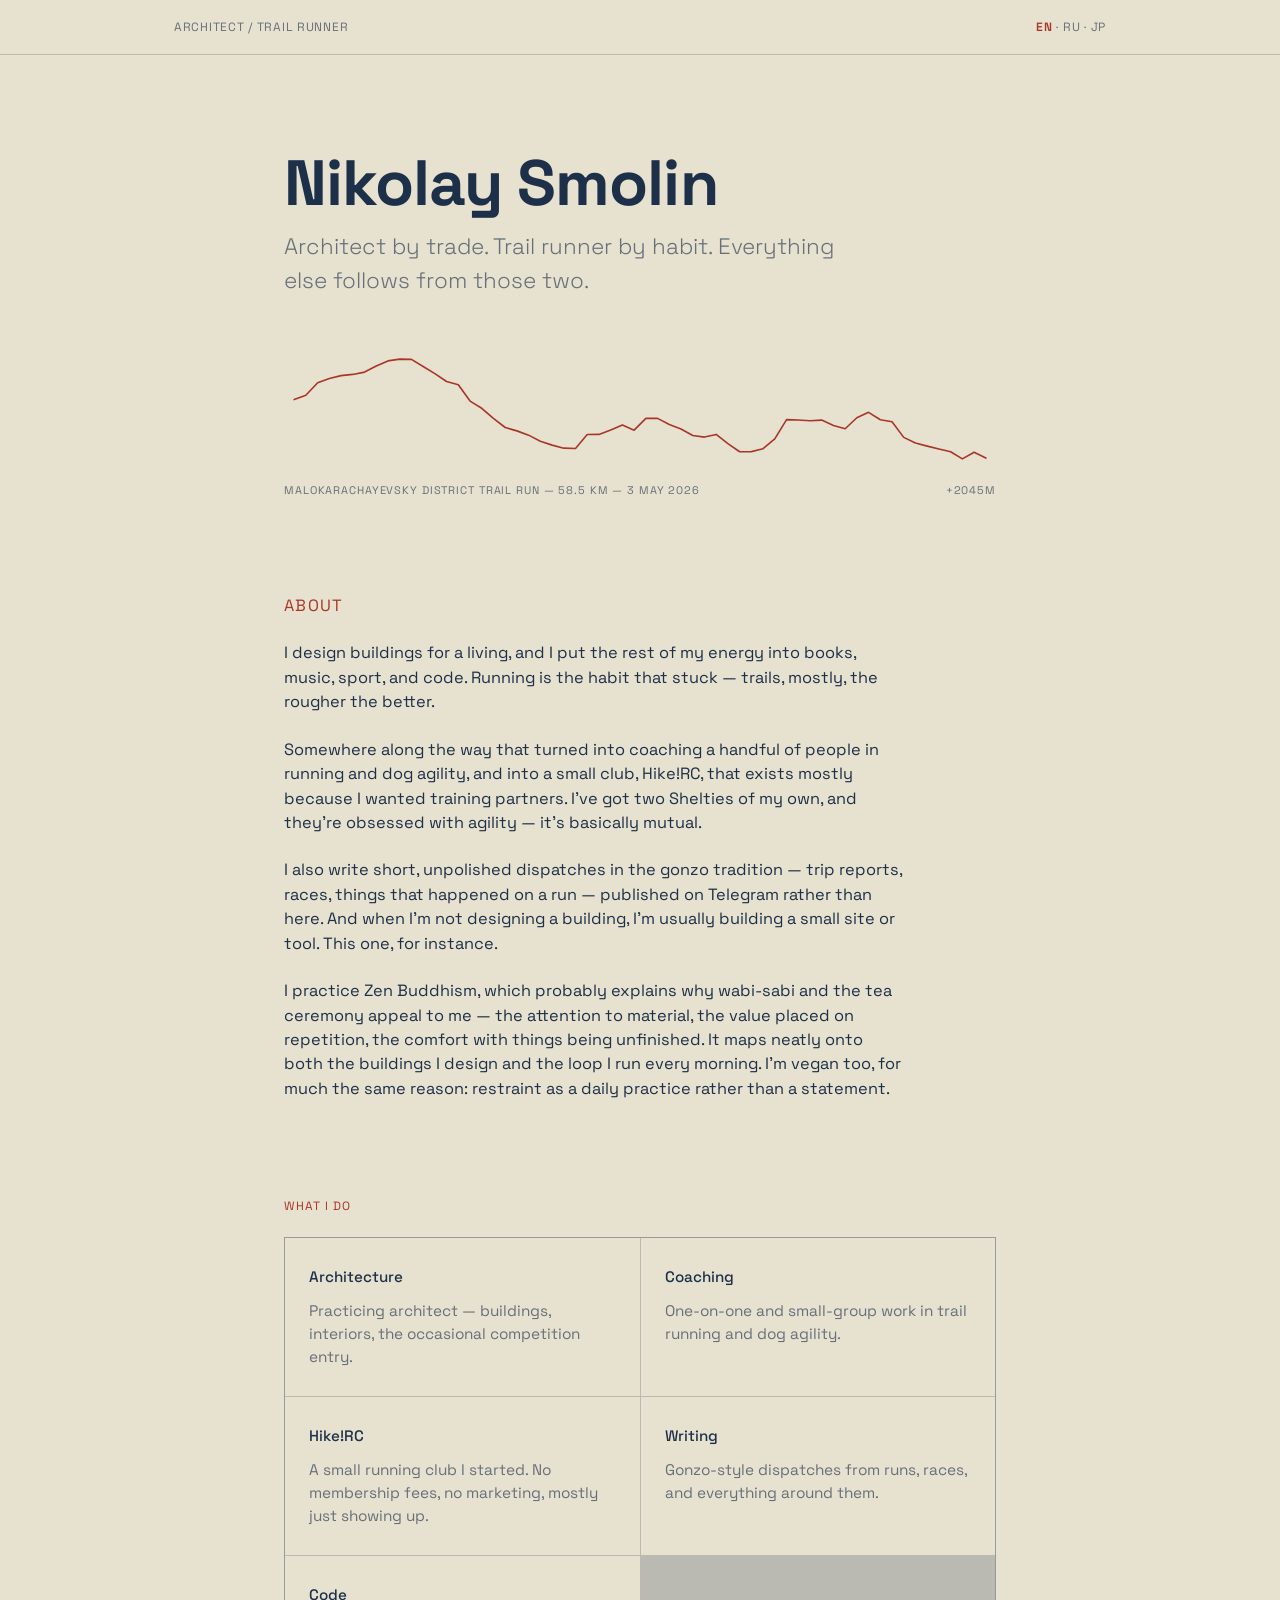
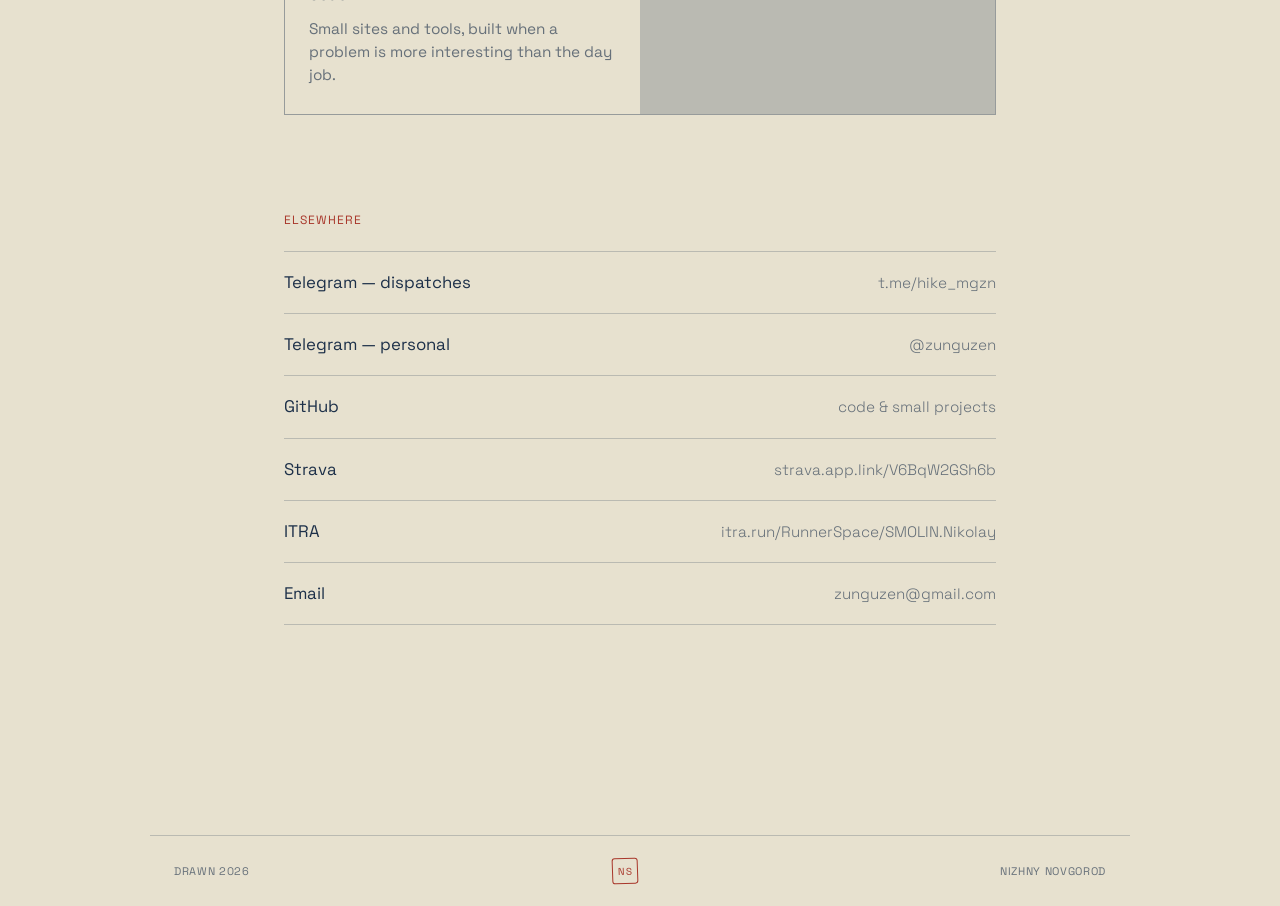
<file: index.html>
<!DOCTYPE html>
<html lang="en">
<head>
<meta charset="UTF-8">
<meta name="viewport" content="width=device-width, initial-scale=1.0">
<title>Nikolay Smolin</title>
<meta name="description" content="Nikolay Smolin — architect, trail runner, coach, and writer.">
<link rel="preconnect" href="https://fonts.googleapis.com">
<link rel="preconnect" href="https://fonts.gstatic.com" crossorigin>
<link href="https://fonts.googleapis.com/css2?family=Space+Grotesk:wght@300;400;500;600;700&display=swap" rel="stylesheet">
<link rel="stylesheet" href="style.css">
</head>
<body>

<header class="titleblock">
  <div class="titleblock-inner">
    <span>ARCHITECT / TRAIL RUNNER</span>
    <span class="langs"><strong>EN</strong> · <a href="ru.html">RU</a> · <a href="ja.html">JP</a></span>
  </div>
</header>

<main>
  <div class="hero">
    <h1>Nikolay&nbsp;Smolin</h1>
    <p class="role">Architect by trade. Trail runner by habit. Everything else follows from those two.</p>
  </div>

  <div class="profile" aria-hidden="true">
    <svg viewBox="0 0 700 120" preserveAspectRatio="none">
      <path class="route" d="M10.0,49.7 L21.5,45.5 L33.1,33.2 L44.6,29.0 L56.1,26.2 L67.6,25.0 L79.2,22.7 L90.7,16.7 L102.2,11.7 L113.7,10.0 L125.3,10.2 L136.8,17.2 L148.3,24.2 L159.8,32.0 L171.4,35.1 L182.9,51.2 L194.4,58.3 L205.9,68.2 L217.5,77.2 L229.0,80.5 L240.5,84.7 L252.0,90.7 L263.6,94.5 L275.1,97.5 L286.6,97.8 L298.1,84.1 L309.7,84.0 L321.2,79.7 L332.7,74.7 L344.2,79.8 L355.8,68.2 L367.3,68.2 L378.8,74.3 L390.3,78.6 L401.9,85.1 L413.4,86.6 L424.9,84.0 L436.4,93.0 L448.0,101.0 L459.5,100.9 L471.0,98.0 L482.5,88.3 L494.1,69.4 L505.6,69.8 L517.1,70.6 L528.6,69.9 L540.2,75.2 L551.7,78.4 L563.2,67.6 L574.7,62.3 L586.3,69.6 L597.8,71.5 L609.3,86.9 L620.8,92.5 L632.4,95.5 L643.9,98.3 L655.4,101.0 L666.9,108.0 L678.5,101.5 L690.0,107.2"
            fill="none" stroke="var(--rust)" stroke-width="1.6" stroke-linecap="round" stroke-linejoin="round"/>
    </svg>
  </div>
  <div class="profile-caption">
    <span>MALOKARACHAYEVSKY DISTRICT TRAIL RUN — 58.5 KM — 3 MAY 2026</span>
    <span>+2045M</span>
  </div>

  <section class="about">
    <p class="label">ABOUT</p>
    <p>I design buildings for a living, and I put the rest of my energy into books, music, sport, and code. Running is the habit that stuck — trails, mostly, the rougher the better.</p>
    <p>Somewhere along the way that turned into coaching a handful of people in running and dog agility, and into a small club, Hike!RC, that exists mostly because I wanted training partners. I've got two Shelties of my own, and they're obsessed with agility — it's basically mutual.</p>
    <p>I also write short, unpolished dispatches in the gonzo tradition — trip reports, races, things that happened on a run — published on Telegram rather than here. And when I'm not designing a building, I'm usually building a small site or tool. This one, for instance.</p>
    <p>I practice Zen Buddhism, which probably explains why wabi-sabi and the tea ceremony appeal to me — the attention to material, the value placed on repetition, the comfort with things being unfinished. It maps neatly onto both the buildings I design and the loop I run every morning. I'm vegan too, for much the same reason: restraint as a daily practice rather than a statement.</p>
  </section>

  <section class="what">
    <p class="label">WHAT I DO</p>
    <div class="grid">
      <div class="grid-item">
        <h3>Architecture</h3>
        <p>Practicing architect — buildings, interiors, the occasional competition entry.</p>
      </div>
      <div class="grid-item">
        <h3>Coaching</h3>
        <p>One-on-one and small-group work in trail running and dog agility.</p>
      </div>
      <div class="grid-item">
        <h3>Hike!RC</h3>
        <p>A small running club I started. No membership fees, no marketing, mostly just showing up.</p>
      </div>
      <div class="grid-item">
        <h3>Writing</h3>
        <p>Gonzo-style dispatches from runs, races, and everything around them.</p>
      </div>
      <div class="grid-item">
        <h3>Code</h3>
        <p>Small sites and tools, built when a problem is more interesting than the day job.</p>
      </div>
    </div>
  </section>

  <section class="elsewhere">
    <p class="label">ELSEWHERE</p>
    <div class="links">
      <a href="https://t.me/hike_mgzn" target="_blank" rel="noopener">
        <span>Telegram — dispatches</span>
        <span class="desc">t.me/hike_mgzn</span>
      </a>
      <a href="https://t.me/zunguzen" target="_blank" rel="noopener">
        <span>Telegram — personal</span>
        <span class="desc">@zunguzen</span>
      </a>
      <a href="https://github.com/zunguzen" target="_blank" rel="noopener">
        <span>GitHub</span>
        <span class="desc">code &amp; small projects</span>
      </a>
      <a href="https://strava.app.link/V6BqW2GSh6b" target="_blank" rel="noopener">
        <span>Strava</span>
        <span class="desc">strava.app.link/V6BqW2GSh6b</span>
      </a>
      <a href="https://itra.run/RunnerSpace/SMOLIN.Nikolay/7432931" target="_blank" rel="noopener">
        <span>ITRA</span>
        <span class="desc">itra.run/RunnerSpace/SMOLIN.Nikolay</span>
      </a>
      <a href="mailto:zunguzen@gmail.com">
        <span>Email</span>
        <span class="desc">zunguzen@gmail.com</span>
      </a>
    </div>
  </section>
</main>

<footer>
  <span>DRAWN 2026</span>
  <span class="seal" aria-hidden="true">NS</span>
  <span>NIZHNY NOVGOROD</span>
</footer>

</body>
</html>
</file>
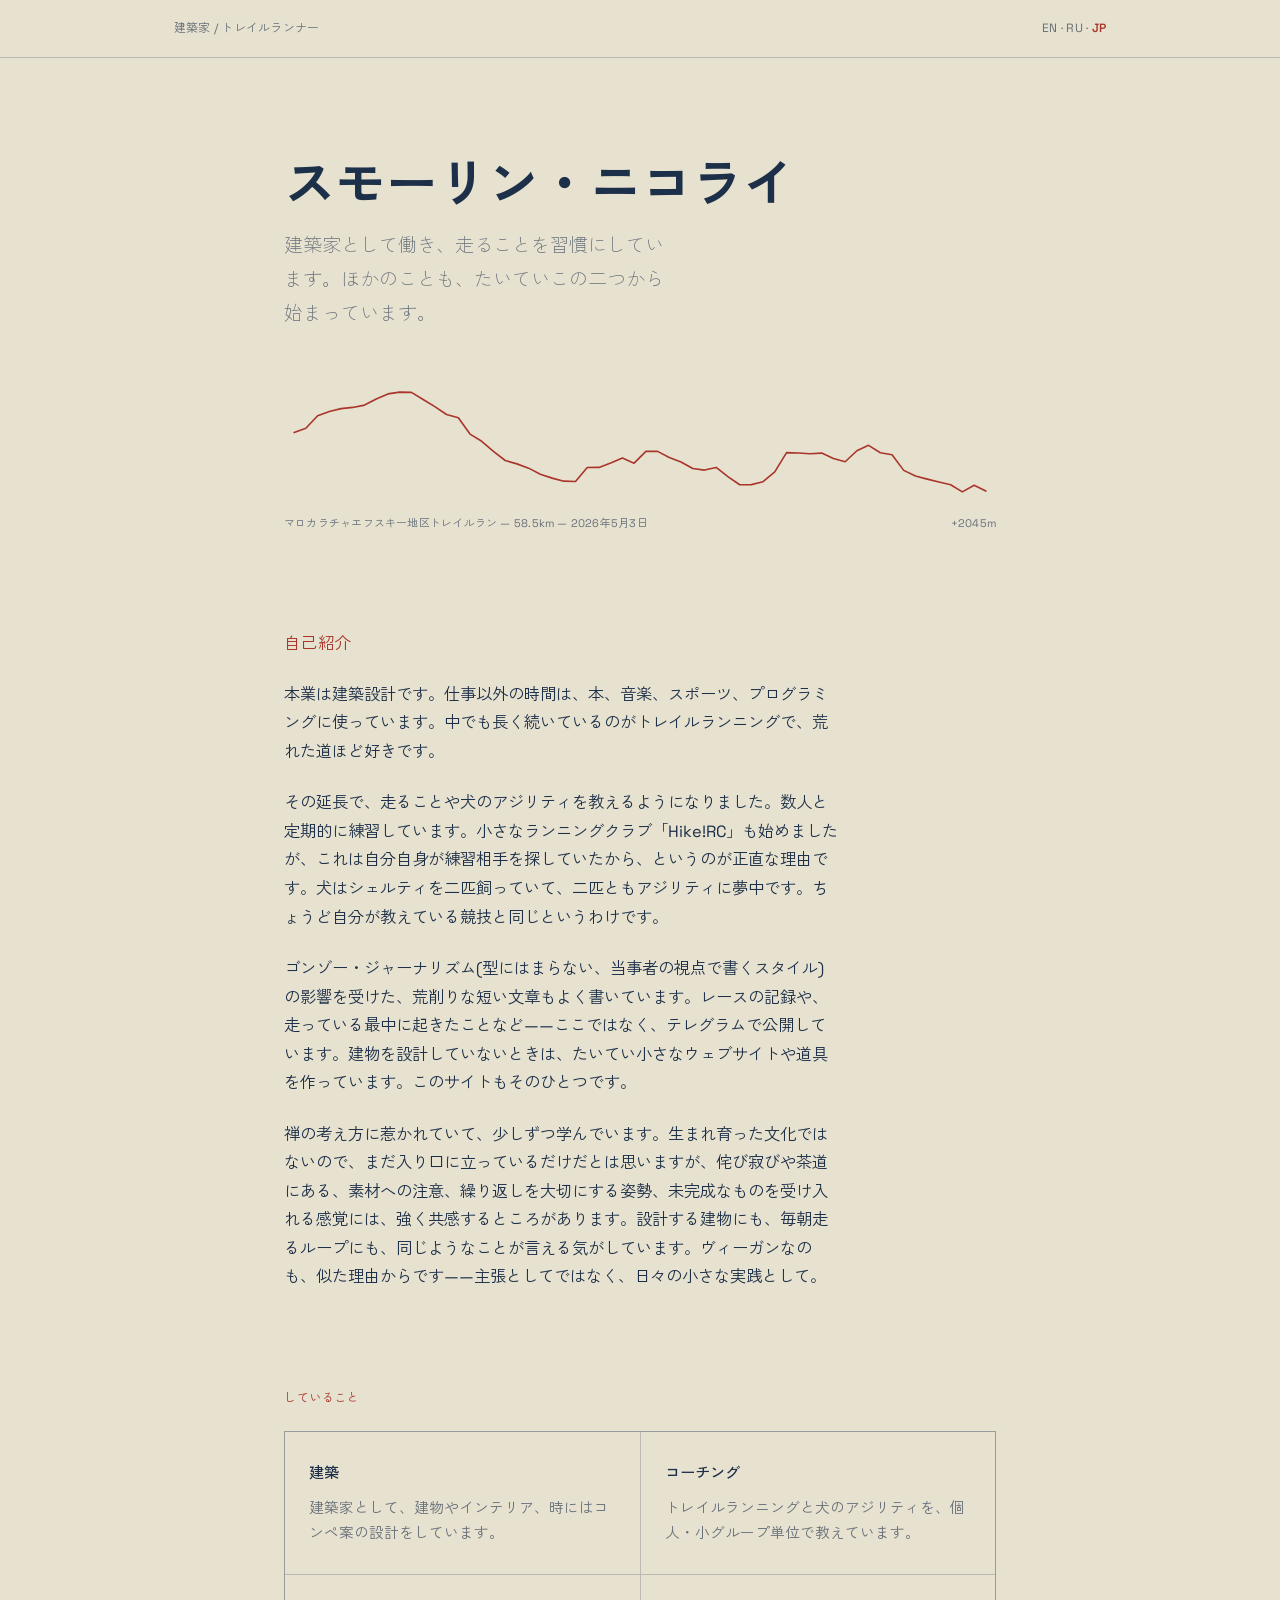
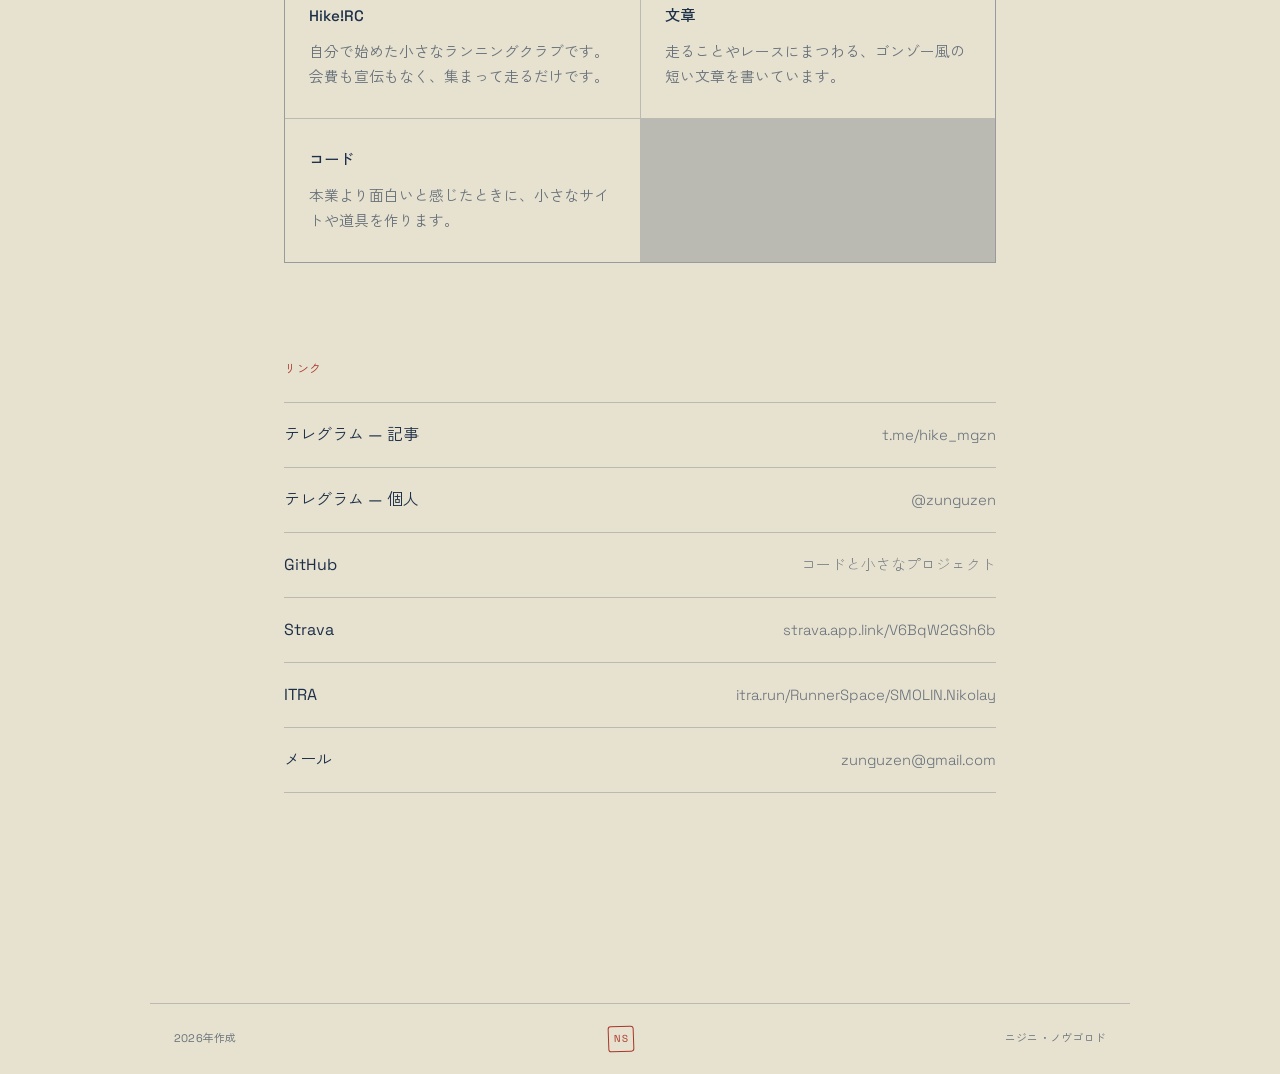
<file: ja.html>
<!DOCTYPE html>
<html lang="ja">
<head>
<meta charset="UTF-8">
<meta name="viewport" content="width=device-width, initial-scale=1.0">
<title>スモーリン・ニコライ</title>
<meta name="description" content="スモーリン・ニコライ — 建築家、トレイルランナー、コーチ、そして文章を書く人。">
<link rel="preconnect" href="https://fonts.googleapis.com">
<link rel="preconnect" href="https://fonts.gstatic.com" crossorigin>
<link href="https://fonts.googleapis.com/css2?family=Space+Grotesk:wght@300;400;500;600;700&family=Zen+Kaku+Gothic+New:wght@300;400;500;700&display=swap" rel="stylesheet">
<link rel="stylesheet" href="style.css">
</head>
<body>

<header class="titleblock">
  <div class="titleblock-inner">
    <span>建築家 / トレイルランナー</span>
    <span class="langs"><a href="index.html">EN</a> · <a href="ru.html">RU</a> · <strong>JP</strong></span>
  </div>
</header>

<main>
  <div class="hero">
    <h1>スモーリン・ニコライ</h1>
    <p class="role">建築家として働き、走ることを習慣にしています。ほかのことも、たいていこの二つから始まっています。</p>
  </div>

  <div class="profile" aria-hidden="true">
    <svg viewBox="0 0 700 120" preserveAspectRatio="none">
      <path class="route" d="M10.0,49.7 L21.5,45.5 L33.1,33.2 L44.6,29.0 L56.1,26.2 L67.6,25.0 L79.2,22.7 L90.7,16.7 L102.2,11.7 L113.7,10.0 L125.3,10.2 L136.8,17.2 L148.3,24.2 L159.8,32.0 L171.4,35.1 L182.9,51.2 L194.4,58.3 L205.9,68.2 L217.5,77.2 L229.0,80.5 L240.5,84.7 L252.0,90.7 L263.6,94.5 L275.1,97.5 L286.6,97.8 L298.1,84.1 L309.7,84.0 L321.2,79.7 L332.7,74.7 L344.2,79.8 L355.8,68.2 L367.3,68.2 L378.8,74.3 L390.3,78.6 L401.9,85.1 L413.4,86.6 L424.9,84.0 L436.4,93.0 L448.0,101.0 L459.5,100.9 L471.0,98.0 L482.5,88.3 L494.1,69.4 L505.6,69.8 L517.1,70.6 L528.6,69.9 L540.2,75.2 L551.7,78.4 L563.2,67.6 L574.7,62.3 L586.3,69.6 L597.8,71.5 L609.3,86.9 L620.8,92.5 L632.4,95.5 L643.9,98.3 L655.4,101.0 L666.9,108.0 L678.5,101.5 L690.0,107.2"
            fill="none" stroke="var(--rust)" stroke-width="1.6" stroke-linecap="round" stroke-linejoin="round"/>
    </svg>
  </div>
  <div class="profile-caption">
    <span>マロカラチャエフスキー地区トレイルラン — 58.5km — 2026年5月3日</span>
    <span>+2045m</span>
  </div>

  <section class="about">
    <p class="label">自己紹介</p>
    <p>本業は建築設計です。仕事以外の時間は、本、音楽、スポーツ、プログラミングに使っています。中でも長く続いているのがトレイルランニングで、荒れた道ほど好きです。</p>
    <p>その延長で、走ることや犬のアジリティを教えるようになりました。数人と定期的に練習しています。小さなランニングクラブ「Hike!RC」も始めましたが、これは自分自身が練習相手を探していたから、というのが正直な理由です。犬はシェルティを二匹飼っていて、二匹ともアジリティに夢中です。ちょうど自分が教えている競技と同じというわけです。</p>
    <p>ゴンゾー・ジャーナリズム(型にはまらない、当事者の視点で書くスタイル)の影響を受けた、荒削りな短い文章もよく書いています。レースの記録や、走っている最中に起きたことなど――ここではなく、テレグラムで公開しています。建物を設計していないときは、たいてい小さなウェブサイトや道具を作っています。このサイトもそのひとつです。</p>
    <p>禅の考え方に惹かれていて、少しずつ学んでいます。生まれ育った文化ではないので、まだ入り口に立っているだけだとは思いますが、侘び寂びや茶道にある、素材への注意、繰り返しを大切にする姿勢、未完成なものを受け入れる感覚には、強く共感するところがあります。設計する建物にも、毎朝走るループにも、同じようなことが言える気がしています。ヴィーガンなのも、似た理由からです――主張としてではなく、日々の小さな実践として。</p>
  </section>

  <section class="what">
    <p class="label">していること</p>
    <div class="grid">
      <div class="grid-item">
        <h3>建築</h3>
        <p>建築家として、建物やインテリア、時にはコンペ案の設計をしています。</p>
      </div>
      <div class="grid-item">
        <h3>コーチング</h3>
        <p>トレイルランニングと犬のアジリティを、個人・小グループ単位で教えています。</p>
      </div>
      <div class="grid-item">
        <h3>Hike!RC</h3>
        <p>自分で始めた小さなランニングクラブです。会費も宣伝もなく、集まって走るだけです。</p>
      </div>
      <div class="grid-item">
        <h3>文章</h3>
        <p>走ることやレースにまつわる、ゴンゾー風の短い文章を書いています。</p>
      </div>
      <div class="grid-item">
        <h3>コード</h3>
        <p>本業より面白いと感じたときに、小さなサイトや道具を作ります。</p>
      </div>
    </div>
  </section>

  <section class="elsewhere">
    <p class="label">リンク</p>
    <div class="links">
      <a href="https://t.me/hike_mgzn" target="_blank" rel="noopener">
        <span>テレグラム — 記事</span>
        <span class="desc">t.me/hike_mgzn</span>
      </a>
      <a href="https://t.me/zunguzen" target="_blank" rel="noopener">
        <span>テレグラム — 個人</span>
        <span class="desc">@zunguzen</span>
      </a>
      <a href="https://github.com/zunguzen" target="_blank" rel="noopener">
        <span>GitHub</span>
        <span class="desc">コードと小さなプロジェクト</span>
      </a>
      <a href="https://strava.app.link/V6BqW2GSh6b" target="_blank" rel="noopener">
        <span>Strava</span>
        <span class="desc">strava.app.link/V6BqW2GSh6b</span>
      </a>
      <a href="https://itra.run/RunnerSpace/SMOLIN.Nikolay/7432931" target="_blank" rel="noopener">
        <span>ITRA</span>
        <span class="desc">itra.run/RunnerSpace/SMOLIN.Nikolay</span>
      </a>
      <a href="mailto:zunguzen@gmail.com">
        <span>メール</span>
        <span class="desc">zunguzen@gmail.com</span>
      </a>
    </div>
  </section>
</main>

<footer>
  <span>2026年作成</span>
  <span class="seal" aria-hidden="true">NS</span>
  <span>ニジニ・ノヴゴロド</span>
</footer>

</body>
</html>
</file>
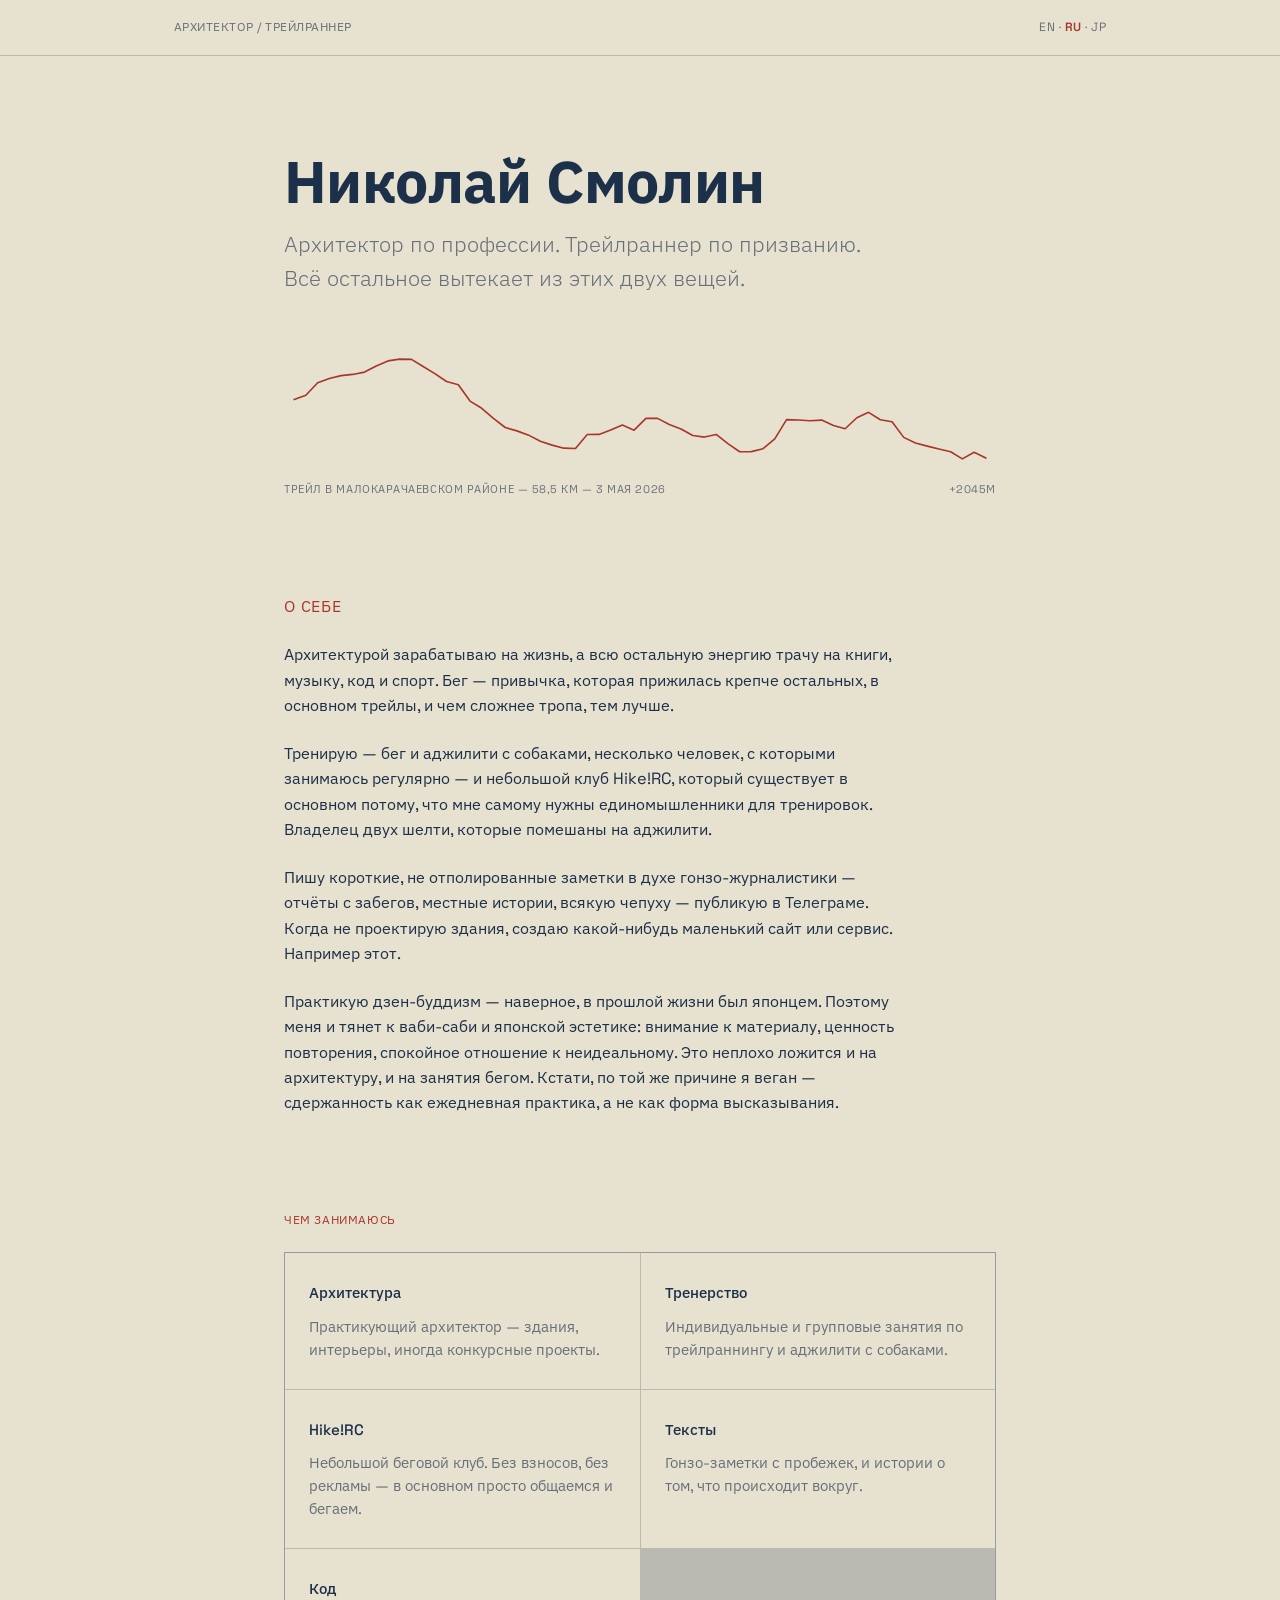
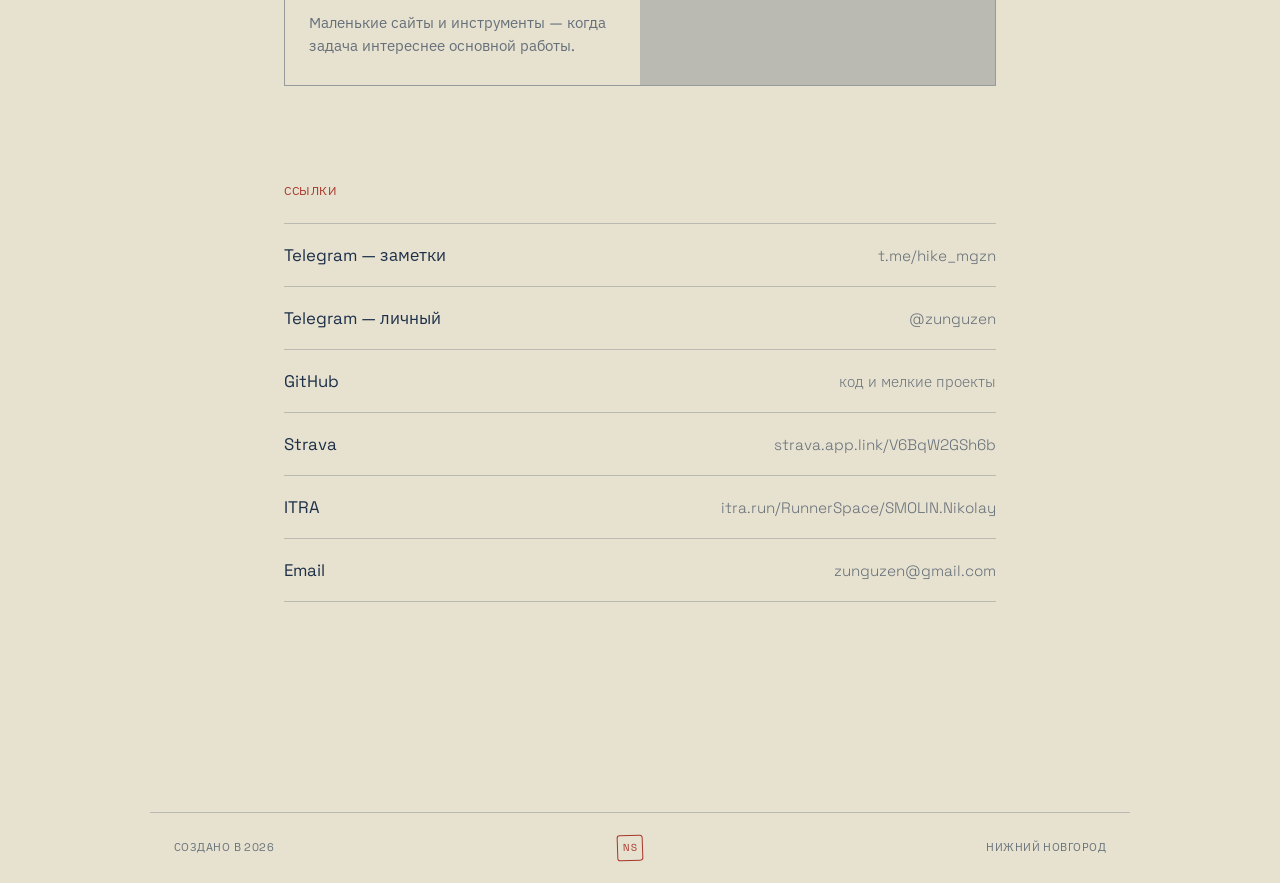
<file: ru.html>
<!DOCTYPE html>
<html lang="ru">
<head>
<meta charset="UTF-8">
<meta name="viewport" content="width=device-width, initial-scale=1.0">
<title>Николай Смолин</title>
<meta name="description" content="Николай Смолин — архитектор, трейлраннер, тренер и автор текстов.">
<link rel="preconnect" href="https://fonts.googleapis.com">
<link rel="preconnect" href="https://fonts.gstatic.com" crossorigin>
<link href="https://fonts.googleapis.com/css2?family=Space+Grotesk:wght@300;400;500;600;700&family=IBM+Plex+Sans:wght@300;400;500;600;700&display=swap" rel="stylesheet">
<link rel="stylesheet" href="style.css">
</head>
<body>

<header class="titleblock">
  <div class="titleblock-inner">
    <span>АРХИТЕКТОР / ТРЕЙЛРАННЕР</span>
    <span class="langs"><a href="index.html">EN</a> · <strong>RU</strong> · <a href="ja.html">JP</a></span>
  </div>
</header>

<main>
  <div class="hero">
    <h1>Николай&nbsp;Смолин</h1>
    <p class="role">Архитектор по профессии. Трейлраннер по призванию. Всё остальное вытекает из этих двух вещей.</p>
  </div>

  <div class="profile" aria-hidden="true">
    <svg viewBox="0 0 700 120" preserveAspectRatio="none">
      <path class="route" d="M10.0,49.7 L21.5,45.5 L33.1,33.2 L44.6,29.0 L56.1,26.2 L67.6,25.0 L79.2,22.7 L90.7,16.7 L102.2,11.7 L113.7,10.0 L125.3,10.2 L136.8,17.2 L148.3,24.2 L159.8,32.0 L171.4,35.1 L182.9,51.2 L194.4,58.3 L205.9,68.2 L217.5,77.2 L229.0,80.5 L240.5,84.7 L252.0,90.7 L263.6,94.5 L275.1,97.5 L286.6,97.8 L298.1,84.1 L309.7,84.0 L321.2,79.7 L332.7,74.7 L344.2,79.8 L355.8,68.2 L367.3,68.2 L378.8,74.3 L390.3,78.6 L401.9,85.1 L413.4,86.6 L424.9,84.0 L436.4,93.0 L448.0,101.0 L459.5,100.9 L471.0,98.0 L482.5,88.3 L494.1,69.4 L505.6,69.8 L517.1,70.6 L528.6,69.9 L540.2,75.2 L551.7,78.4 L563.2,67.6 L574.7,62.3 L586.3,69.6 L597.8,71.5 L609.3,86.9 L620.8,92.5 L632.4,95.5 L643.9,98.3 L655.4,101.0 L666.9,108.0 L678.5,101.5 L690.0,107.2"
            fill="none" stroke="var(--rust)" stroke-width="1.6" stroke-linecap="round" stroke-linejoin="round"/>
    </svg>
  </div>
  <div class="profile-caption">
    <span>ТРЕЙЛ В МАЛОКАРАЧАЕВСКОМ РАЙОНЕ — 58,5 КМ — 3 МАЯ 2026</span>
    <span>+2045М</span>
  </div>

  <section class="about">
    <p class="label">О СЕБЕ</p>
    <p>Архитектурой зарабатываю на жизнь, а всю остальную энергию трачу на книги, музыку, код и спорт. Бег — привычка, которая прижилась крепче остальных, в основном трейлы, и чем сложнее тропа, тем лучше.</p>
    <p>Тренирую — бег и аджилити с собаками, несколько человек, с которыми занимаюсь регулярно — и небольшой клуб Hike!RC, который существует в основном потому, что мне самому нужны единомышленники для тренировок. Владелец двух шелти, которые помешаны на аджилити.</p>
    <p>Пишу короткие, не отполированные заметки в духе гонзо-журналистики — отчёты с забегов, местные истории, всякую чепуху — публикую в Телеграме. Когда не проектирую здания, создаю какой-нибудь маленький сайт или сервис. Например этот.</p>
    <p>Практикую дзен-буддизм — наверное, в прошлой жизни был японцем. Поэтому меня и тянет к ваби-саби и японской эстетике: внимание к материалу, ценность повторения, спокойное отношение к неидеальному. Это неплохо ложится и на архитектуру, и на занятия бегом. Кстати, по той же причине я веган — сдержанность как ежедневная практика, а не как форма высказывания.</p>
  </section>

  <section class="what">
    <p class="label">ЧЕМ ЗАНИМАЮСЬ</p>
    <div class="grid">
      <div class="grid-item">
        <h3>Архитектура</h3>
        <p>Практикующий архитектор — здания, интерьеры, иногда конкурсные проекты.</p>
      </div>
      <div class="grid-item">
        <h3>Тренерство</h3>
        <p>Индивидуальные и групповые занятия по трейлраннингу и аджилити с собаками.</p>
      </div>
      <div class="grid-item">
        <h3>Hike!RC</h3>
        <p>Небольшой беговой клуб. Без взносов, без рекламы — в основном просто общаемся и бегаем.</p>
      </div>
      <div class="grid-item">
        <h3>Тексты</h3>
        <p>Гонзо-заметки с пробежек, и истории о том, что происходит вокруг.</p>
      </div>
      <div class="grid-item">
        <h3>Код</h3>
        <p>Маленькие сайты и инструменты — когда задача интереснее основной работы.</p>
      </div>
    </div>
  </section>

  <section class="elsewhere">
    <p class="label">ССЫЛКИ</p>
    <div class="links">
      <a href="https://t.me/hike_mgzn" target="_blank" rel="noopener">
        <span>Telegram — заметки</span>
        <span class="desc">t.me/hike_mgzn</span>
      </a>
      <a href="https://t.me/zunguzen" target="_blank" rel="noopener">
        <span>Telegram — личный</span>
        <span class="desc">@zunguzen</span>
      </a>
      <a href="https://github.com/zunguzen" target="_blank" rel="noopener">
        <span>GitHub</span>
        <span class="desc">код и мелкие проекты</span>
      </a>
      <a href="https://strava.app.link/V6BqW2GSh6b" target="_blank" rel="noopener">
        <span>Strava</span>
        <span class="desc">strava.app.link/V6BqW2GSh6b</span>
      </a>
      <a href="https://itra.run/RunnerSpace/SMOLIN.Nikolay/7432931" target="_blank" rel="noopener">
        <span>ITRA</span>
        <span class="desc">itra.run/RunnerSpace/SMOLIN.Nikolay</span>
      </a>
      <a href="mailto:zunguzen@gmail.com">
        <span>Email</span>
        <span class="desc">zunguzen@gmail.com</span>
      </a>
    </div>
  </section>
</main>

<footer>
  <span>СОЗДАНО В 2026</span>
  <span class="seal" aria-hidden="true">NS</span>
  <span>НИЖНИЙ НОВГОРОД</span>
</footer>

</body>
</html>
</file>
<file: style.css>
:root{
  --ink: #E7E1CF;
  --ink-2: #DED6BC;
  --chalk: #1D3049;
  --chalk-dim: rgba(29,48,73,0.64);
  --rust: #A8362A;
  --hairline: rgba(29,48,73,0.22);
  --max-w: 760px;

  /* language-tunable values — overridden per html[lang] below */
  --font: 'Space Grotesk', sans-serif;
  --body-lh: 1.5;
  --title-tracking: 0.06em;
  --hero-size: clamp(2.6rem, 7vw, 4rem);
  --hero-tracking: -0.015em;
  --hero-lh: 1.02;
  --role-size: clamp(1.1rem, 2.6vw, 1.4rem);
  --role-maxw: 42ch;
  --caption-tracking: 0.08em;
  --label-tracking: 0.08em;
  --about-maxw: 62ch;
  --links-font-size: 1.05rem;
  --desc-font-size: 0.95rem;
  --grid-p-size: 0.96rem;
  --grid-p-lh: 1.5;
  --footer-tracking: 0.06em;
}

html[lang="ru"]{
  --font: 'Space Grotesk', 'IBM Plex Sans', sans-serif;
  --body-lh: 1.55;
  --title-tracking: 0.04em;
  --hero-size: clamp(2.4rem, 6.5vw, 3.7rem);
  --hero-tracking: -0.01em;
  --hero-lh: 1.05;
  --caption-tracking: 0.05em;
  --label-tracking: 0.05em;
  --footer-tracking: 0.04em;
}

html[lang="ja"]{
  --font: 'Space Grotesk', 'Zen Kaku Gothic New', sans-serif;
  --body-lh: 1.75;
  --title-tracking: 0.02em;
  --hero-size: clamp(2.1rem, 6vw, 3.2rem);
  --hero-tracking: 0;
  --hero-lh: 1.2;
  --role-size: clamp(1.02rem, 2.4vw, 1.2rem);
  --role-maxw: 32ch;
  --caption-tracking: 0.02em;
  --label-tracking: 0.05em;
  --about-maxw: 34em;
  --links-font-size: 1rem;
  --desc-font-size: 0.92rem;
  --grid-p-size: 0.92rem;
  --grid-p-lh: 1.7;
  --footer-tracking: 0.02em;
}

*{ box-sizing: border-box; }
html{ -webkit-text-size-adjust: 100%; }
body{
  margin:0;
  background: var(--ink);
  color: var(--chalk);
  font-family: var(--font);
  line-height: var(--body-lh);
  -webkit-font-smoothing: antialiased;
}

a{ color: var(--chalk); text-decoration: none; border-bottom: 1px solid var(--rust); }
a:hover{ color: var(--rust); }
a:focus-visible, button:focus-visible{
  outline: 2px solid var(--rust);
  outline-offset: 3px;
}

.sheet{
  max-width: 980px;
  margin: 0 auto;
  padding: 0 24px;
}

/* Title block, drafting-sheet convention: identifies the drawing */
header.titleblock{
  border-bottom: 1px solid var(--hairline);
}
.titleblock-inner{
  max-width: 980px;
  margin: 0 auto;
  padding: 18px 24px;
  display:flex;
  justify-content: space-between;
  gap: 16px;
  font-family: var(--font);
  font-size: 12px;
  letter-spacing: var(--title-tracking);
  color: var(--chalk-dim);
}
.titleblock-inner span{ white-space: nowrap; }
.langs a{ border-bottom: none; color: var(--chalk-dim); }
.langs a:hover{ color: var(--rust); }
.langs strong{ color: var(--rust); font-weight: 600; }

main{ padding-top: 96px; padding-bottom: 120px; }

.hero{ max-width: var(--max-w); margin: 0 auto 28px; padding: 0 24px; }
.hero h1{
  font-family: var(--font);
  font-weight: 700;
  font-size: var(--hero-size);
  letter-spacing: var(--hero-tracking);
  margin: 0 0 14px;
  line-height: var(--hero-lh);
}
.hero p.role{
  font-family: var(--font);
  font-weight: 300;
  font-size: var(--role-size);
  color: var(--chalk-dim);
  margin: 0 0 52px;
  max-width: var(--role-maxw);
}

/* elevation profile motif */
.profile{
  max-width: var(--max-w);
  margin: 0 auto 10px;
  padding: 0 24px;
}
.profile svg{ width:100%; height: auto; display:block; }
.profile-caption{
  max-width: var(--max-w);
  margin: 0 auto 96px;
  padding: 0 24px;
  font-family: var(--font);
  font-size: 11px;
  letter-spacing: var(--caption-tracking);
  color: var(--chalk-dim);
  display:flex;
  justify-content: space-between;
}

section{ max-width: var(--max-w); margin: 0 auto; padding: 0 24px; }
section + section{ margin-top: 96px; }

.label{
  font-family: var(--font);
  font-size: 12px;
  letter-spacing: var(--label-tracking);
  color: var(--rust);
  margin: 0 0 22px;
}

.about p{
  font-size: 1.02rem;
  font-weight: 400;
  max-width: var(--about-maxw);
  margin: 0 0 1.4em;
}
.about p:last-child{ margin-bottom: 0; }

.grid{
  display:grid;
  grid-template-columns: repeat(2, 1fr);
  gap: 1px;
  background: var(--hairline);
  border: 1px solid var(--hairline);
  margin-top: 4px;
}
.grid-item{
  background: var(--ink);
  padding: 28px 24px;
}
.grid-item h3{
  font-family: var(--font);
  font-size: 0.95rem;
  font-weight: 500;
  margin: 0 0 10px;
}
.grid-item p{
  font-size: var(--grid-p-size);
  color: var(--chalk-dim);
  margin: 0;
  line-height: var(--grid-p-lh);
}

.links{
  display:flex;
  flex-direction: column;
  border-top: 1px solid var(--hairline);
}
.links a{
  display:flex;
  justify-content: space-between;
  align-items: baseline;
  gap: 16px;
  padding: 18px 0;
  border-bottom: 1px solid var(--hairline);
  font-family: var(--font);
  font-size: var(--links-font-size);
}
.links a .desc{
  font-family: var(--font);
  font-weight: 300;
  font-size: var(--desc-font-size);
  color: var(--chalk-dim);
  text-align: right;
}
.links a:hover .desc{ color: var(--rust); }

footer{
  border-top: 1px solid var(--hairline);
  margin-top: 90px;
  padding: 22px 24px;
  font-family: var(--font);
  font-size: 11px;
  letter-spacing: var(--footer-tracking);
  color: var(--chalk-dim);
  display:flex;
  justify-content: space-between;
  align-items:center;
  max-width: 980px;
  margin-left:auto;
  margin-right:auto;
}
.seal{
  width: 26px;
  height: 26px;
  border: 1.5px solid var(--rust);
  border-radius: 3px;
  color: var(--rust);
  display:flex;
  align-items:center;
  justify-content:center;
  font-family: var(--font);
  font-size: 10px;
  letter-spacing: 0.02em;
  transform: rotate(-2deg);
  flex-shrink: 0;
}

@media (max-width: 560px){
  .grid{ grid-template-columns: 1fr; }
  .titleblock-inner{ font-size: 10.5px; }
  .links a{ flex-direction: column; gap: 2px; }
  .links a .desc{ text-align: left; }
  footer{ flex-direction: column; gap: 6px; }
}

@media (prefers-reduced-motion: no-preference){
  .profile path.route{
    stroke-dasharray: 900;
    stroke-dashoffset: 900;
    animation: draw 1.6s ease-out forwards;
  }
}
@keyframes draw{ to{ stroke-dashoffset: 0; } }
</file>
